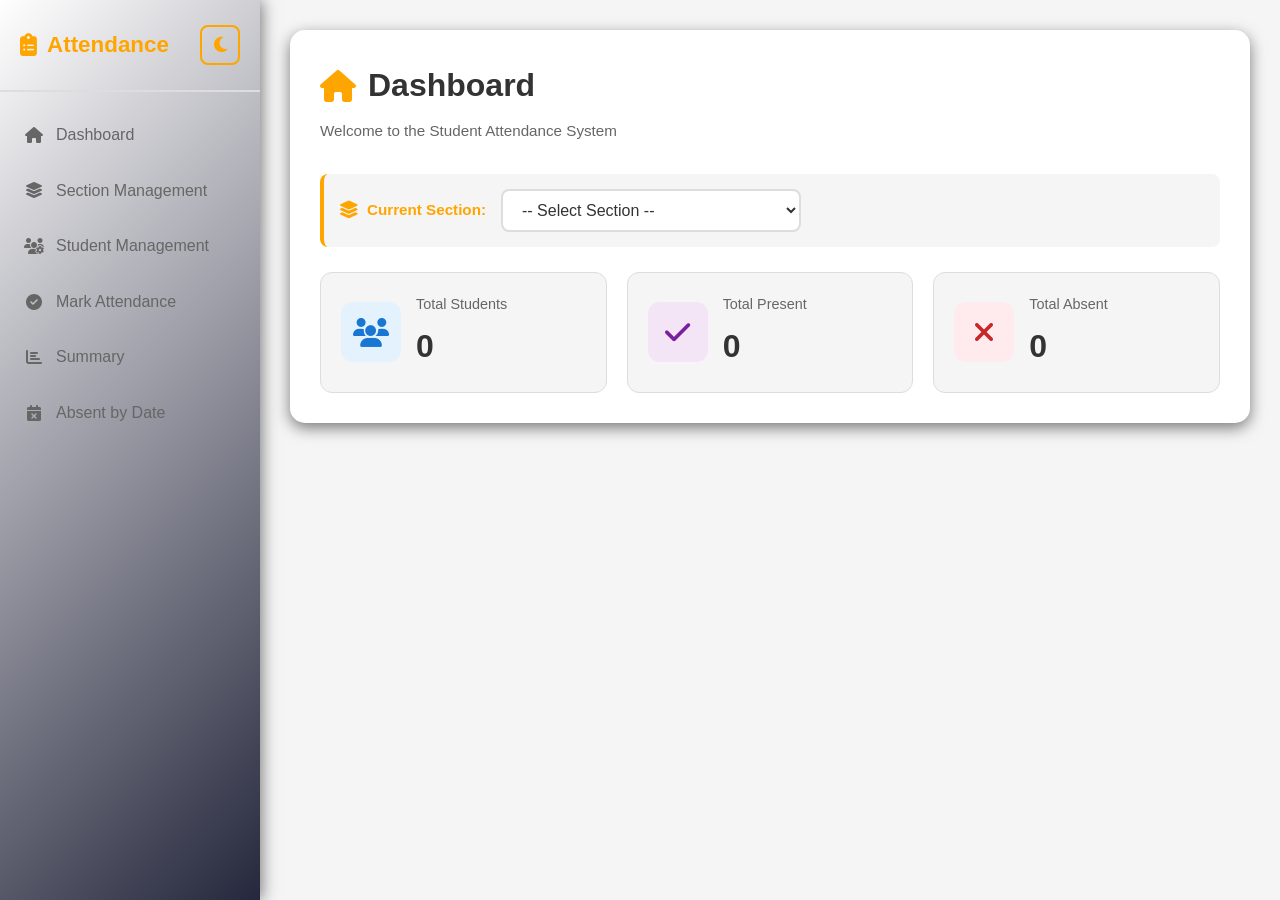
<file: Frontend/index.html>
<!DOCTYPE html>
<html lang="en">

<head>
    <meta charset="UTF-8">
    <meta name="viewport" content="width=device-width, initial-scale=1.0">
    <title>Student Attendance Dashboard</title>
    <link rel="stylesheet" href="https://cdnjs.cloudflare.com/ajax/libs/font-awesome/6.4.0/css/all.min.css">
    <link rel="stylesheet" href="style.css">
</head>

<body>
    <div class="container">
        <!-- SIDEBAR -->
        <aside class="sidebar">
            <div class="sidebar-header">
                <h2><i class="fas fa-clipboard-list"></i> Attendance</h2>
                <button class="theme-toggle" onclick="toggleTheme()" title="Toggle Dark/Light Mode">
                    <i class="fas fa-moon"></i>
                </button>
            </div>

            <nav class="sidebar-nav">
                <ul>
                    <li onclick="showSection('dashboard')" class="nav-item" tabindex="0">
                        <i class="fas fa-home"></i>
                        <span>Dashboard</span>
                    </li>
                    <li onclick="showSection('sectionManagement')" class="nav-item" tabindex="0">
                        <i class="fas fa-layer-group"></i>
                        <span>Section Management</span>
                    </li>
                    <li onclick="showSection('studentManagement')" class="nav-item" tabindex="0">
                        <i class="fas fa-users-cog"></i>
                        <span>Student Management</span>
                    </li>
                    <li onclick="showSection('markAttendance')" class="nav-item" tabindex="0">
                        <i class="fas fa-check-circle"></i>
                        <span>Mark Attendance</span>
                    </li>
                    <li onclick="showSection('summary')" class="nav-item" tabindex="0">
                        <i class="fas fa-chart-bar"></i>
                        <span>Summary</span>
                    </li>
                    <li onclick="showSection('absentByDate')" class="nav-item" tabindex="0">
                        <i class="fas fa-calendar-times"></i>
                        <span>Absent by Date</span>
                    </li>
                </ul>
            </nav>
        </aside>

        <!-- MAIN CONTENT -->
        <main class="main">
            <div class="content-wrapper">
                <!-- DASHBOARD -->
                <section id="dashboard" class="section active">
                    <div class="section-header">
                        <h1><i class="fas fa-home"></i> Dashboard</h1>
                        <p class="subtitle">Welcome to the Student Attendance System</p>
                    </div>

                    <!-- SECTION SELECTOR -->
                    <div class="section-selector">
                        <label><i class="fas fa-layer-group"></i> Current Section:</label>
                        <select id="dashboardSectionSelect" onchange="switchDashboardSection()" class="section-select">
                            <option value="">-- Select Section --</option>
                        </select>
                    </div>

                    <div class="stats-grid">
                        <div class="stat-card">
                            <div class="stat-icon" style="background: #e3f2fd;">
                                <i class="fas fa-users" style="color: #1976d2;"></i>
                            </div>
                            <div class="stat-content">
                                <p class="stat-label">Total Students</p>
                                <p class="stat-value" id="totalStudents">0</p>
                            </div>
                        </div>

                        <div class="stat-card">
                            <div class="stat-icon" style="background: #f3e5f5;">
                                <i class="fas fa-check" style="color: #7b1fa2;"></i>
                            </div>
                            <div class="stat-content">
                                <p class="stat-label">Total Present</p>
                                <p class="stat-value" id="totalPresent">0</p>
                            </div>
                        </div>

                        <div class="stat-card">
                            <div class="stat-icon" style="background: #ffebee;">
                                <i class="fas fa-times" style="color: #c62828;"></i>
                            </div>
                            <div class="stat-content">
                                <p class="stat-label">Total Absent</p>
                                <p class="stat-value" id="totalAbsent">0</p>
                            </div>
                        </div>
                    </div>
                </section>

                <!-- SECTION MANAGEMENT -->
                <section id="sectionManagement" class="section">
                    <div class="section-header">
                        <h1><i class="fas fa-layer-group"></i> Section Management</h1>
                        <p class="subtitle">Create and manage class sections</p>
                    </div>

                    <!-- TABS FOR SECTION MANAGEMENT -->
                    <div class="tabs-container">
                        <button class="tab-button active" onclick="switchSectionTab('createSectionTab')">
                            <i class="fas fa-plus"></i> Create Section
                        </button>
                        <button class="tab-button" onclick="switchSectionTab('viewSectionTab')">
                            <i class="fas fa-list"></i> View Sections
                        </button>
                        <button class="tab-button" onclick="switchSectionTab('editSectionTab')">
                            <i class="fas fa-edit"></i> Edit Section
                        </button>
                    </div>

                    <!-- TAB 1: CREATE SECTION -->
                    <div id="createSectionTab" class="tab-content active">
                        <h2><i class="fas fa-plus"></i> Create New Section</h2>
                        <form class="form-group" id="createSectionForm" onsubmit="createSection(event)">
                            <div class="form-field">
                                <label for="sectionCode"><i class="fas fa-code"></i> Section Code</label>
                                <input 
                                    id="sectionCode" 
                                    type="text"
                                    placeholder="e.g., SEC-001, SECTION-1" 
                                    required
                                    aria-label="Section Code"
                                >
                            </div>

                            <div class="form-field">
                                <label for="sectionName"><i class="fas fa-heading"></i> Section Name</label>
                                <input 
                                    id="sectionName" 
                                    type="text"
                                    placeholder="e.g., Class 1A, Block A" 
                                    required
                                    aria-label="Section Name"
                                >
                            </div>

                            <div class="form-field">
                                <label for="sectionDescription"><i class="fas fa-align-left"></i> Description</label>
                                <textarea 
                                    id="sectionDescription" 
                                    placeholder="e.g., Morning session, Block A classroom" 
                                    rows="3"
                                    aria-label="Section Description"
                                ></textarea>
                            </div>

                            <button type="submit" class="btn btn-primary">
                                <i class="fas fa-plus"></i> Create Section
                            </button>
                        </form>
                    </div>

                    <!-- TAB 2: VIEW SECTIONS -->
                    <div id="viewSectionTab" class="tab-content">
                        <h2><i class="fas fa-list"></i> All Sections</h2>
                        
                        <div class="action-bar">
                            <input 
                                type="text" 
                                id="searchSection" 
                                placeholder="Search sections..." 
                                class="search-input"
                                onkeyup="filterSections()"
                            >
                            <button onclick="loadSectionsList()" class="btn btn-secondary">
                                <i class="fas fa-sync-alt"></i> Refresh
                            </button>
                        </div>

                        <div class="student-stats-mini">
                            <div class="stat-mini">
                                <span>Total Sections:</span>
                                <strong id="totalSections">0</strong>
                            </div>
                        </div>

                        <div class="table-responsive">
                            <table class="data-table">
                                <thead>
                                    <tr>
                                        <th><i class="fas fa-code"></i> Code</th>
                                        <th><i class="fas fa-heading"></i> Name</th>
                                        <th><i class="fas fa-users"></i> Students</th>
                                        <th><i class="fas fa-cog"></i> Actions</th>
                                    </tr>
                                </thead>
                                <tbody id="sectionTableBody">
                                    <tr class="empty-row">
                                        <td colspan="4" style="text-align: center; padding: 40px;">
                                            <i class="fas fa-inbox"></i> Click Refresh to load sections
                                        </td>
                                    </tr>
                                </tbody>
                            </table>
                        </div>
                    </div>

                    <!-- TAB 3: EDIT SECTION -->
                    <div id="editSectionTab" class="tab-content">
                        <h2><i class="fas fa-edit"></i> Edit Section</h2>
                        
                        <div class="form-group">
                            <div class="form-field">
                                <label for="selectSectionToEdit"><i class="fas fa-search"></i> Select Section</label>
                                <select id="selectSectionToEdit" onchange="loadSectionToEdit()" aria-label="Select Section">
                                    <option value="">-- Select a Section --</option>
                                </select>
                            </div>
                        </div>

                        <form class="form-group" id="editSectionForm" style="display: none;" onsubmit="updateSection(event)">
                            <div class="form-field">
                                <label><i class="fas fa-code"></i> Section Code (Cannot Change)</label>
                                <input 
                                    id="editSectionCode" 
                                    type="text"
                                    disabled
                                    aria-label="Edit Section Code"
                                >
                            </div>

                            <div class="form-field">
                                <label for="editSectionName"><i class="fas fa-heading"></i> Section Name</label>
                                <input 
                                    id="editSectionName" 
                                    type="text"
                                    placeholder="Enter section name" 
                                    required
                                    aria-label="Edit Section Name"
                                >
                            </div>

                            <div class="form-field">
                                <label for="editSectionDescription"><i class="fas fa-align-left"></i> Description</label>
                                <textarea 
                                    id="editSectionDescription" 
                                    placeholder="Enter description" 
                                    rows="3"
                                    aria-label="Edit Section Description"
                                ></textarea>
                            </div>

                            <div class="button-group">
                                <button type="submit" class="btn btn-primary">
                                    <i class="fas fa-save"></i> Save Changes
                                </button>
                                <button type="button" class="btn btn-danger" onclick="deleteSection()">
                                    <i class="fas fa-trash"></i> Delete Section
                                </button>
                            </div>
                        </form>
                    </div>
                </section>

                <!-- STUDENT MANAGEMENT -->
                <section id="studentManagement" class="section">
                    <div class="section-header">
                        <h1><i class="fas fa-users-cog"></i> Student Management</h1>
                        <p class="subtitle">Manage students for selected section</p>
                    </div>

                    <!-- SECTION SELECTOR -->
                    <div class="section-selector">
                        <label><i class="fas fa-layer-group"></i> Select Section:</label>
                        <select id="studentSectionSelect" onchange="switchStudentSection()" class="section-select">
                            <option value="">-- Select Section --</option>
                        </select>
                    </div>

                    <!-- TABS FOR STUDENT MANAGEMENT -->
                    <div class="tabs-container" id="studentTabsContainer" style="display: none;">
                        <button class="tab-button active" onclick="switchStudentTab('addStudentTab')">
                            <i class="fas fa-user-plus"></i> Add Student
                        </button>
                        <button class="tab-button" onclick="switchStudentTab('viewStudentTab')">
                            <i class="fas fa-list"></i> View Students
                        </button>
                        <button class="tab-button" onclick="switchStudentTab('editStudentTab')">
                            <i class="fas fa-edit"></i> Edit Student
                        </button>
                        <button class="tab-button" onclick="switchStudentTab('studentStatsTab')">
                            <i class="fas fa-chart-pie"></i> Stats
                        </button>
                    </div>

                    <!-- TAB 1: ADD STUDENT -->
                    <div id="addStudentTab" class="tab-content active">
                        <h2><i class="fas fa-user-plus"></i> Add New Student</h2>
                        <form class="form-group" id="addStudentFormMgmt" onsubmit="addStudentMgmt(event)">
                            <div class="form-field">
                                <label for="studentIdMgmt"><i class="fas fa-id-card"></i> Student ID</label>
                                <input 
                                    id="studentIdMgmt" 
                                    type="text"
                                    placeholder="e.g., S001" 
                                    required
                                    aria-label="Student ID"
                                >
                            </div>

                            <div class="form-field">
                                <label for="studentNameMgmt"><i class="fas fa-user"></i> Full Name</label>
                                <input 
                                    id="studentNameMgmt" 
                                    type="text"
                                    placeholder="e.g., John Doe" 
                                    required
                                    aria-label="Student Name"
                                >
                            </div>

                            <button type="submit" class="btn btn-primary">
                                <i class="fas fa-plus"></i> Add Student to Section
                            </button>
                        </form>
                    </div>

                    <!-- TAB 2: VIEW STUDENTS -->
                    <div id="viewStudentTab" class="tab-content">
                        <h2><i class="fas fa-list"></i> Students in Section</h2>
                        
                        <div class="action-bar">
                            <input 
                                type="text" 
                                id="searchStudentMgmt" 
                                placeholder="Search by ID or Name..." 
                                class="search-input"
                                onkeyup="filterStudentsMgmt()"
                            >
                            <button onclick="loadStudentsMgmt()" class="btn btn-secondary">
                                <i class="fas fa-sync-alt"></i> Refresh
                            </button>
                            <button onclick="exportStudentsCSV()" class="btn btn-secondary">
                                <i class="fas fa-download"></i> Export CSV
                            </button>
                        </div>

                        <div class="student-stats-mini">
                            <div class="stat-mini">
                                <span>Total Students:</span>
                                <strong id="totalStudentsMgmt">0</strong>
                            </div>
                        </div>

                        <div class="table-responsive">
                            <table class="data-table">
                                <thead>
                                    <tr>
                                        <th><i class="fas fa-id-card"></i> ID</th>
                                        <th><i class="fas fa-user"></i> Name</th>
                                        <th><i class="fas fa-check-circle"></i> Present</th>
                                        <th><i class="fas fa-times-circle"></i> Absent</th>
                                        <th><i class="fas fa-cog"></i> Actions</th>
                                    </tr>
                                </thead>
                                <tbody id="studentTableMgmt">
                                    <tr class="empty-row">
                                        <td colspan="5" style="text-align: center; padding: 40px;">
                                            <i class="fas fa-inbox"></i> No students in this section
                                        </td>
                                    </tr>
                                </tbody>
                            </table>
                        </div>
                    </div>

                    <!-- TAB 3: EDIT STUDENT -->
                    <div id="editStudentTab" class="tab-content">
                        <h2><i class="fas fa-edit"></i> Edit Student</h2>
                        
                        <div class="form-group">
                            <div class="form-field">
                                <label for="selectStudentToEdit"><i class="fas fa-search"></i> Select Student</label>
                                <select id="selectStudentToEdit" onchange="loadStudentToEdit()" aria-label="Select Student">
                                    <option value="">-- Select Student --</option>
                                </select>
                            </div>
                        </div>

                        <form class="form-group" id="editStudentForm" style="display: none;" onsubmit="updateStudent(event)">
                            <div class="form-field">
                                <label><i class="fas fa-id-card"></i> Student ID</label>
                                <input 
                                    id="editStudentId" 
                                    type="text"
                                    disabled
                                    aria-label="Edit Student ID"
                                >
                            </div>

                            <div class="form-field">
                                <label for="editStudentName"><i class="fas fa-user"></i> Full Name</label>
                                <input 
                                    id="editStudentName" 
                                    type="text"
                                    required
                                    aria-label="Edit Student Name"
                                >
                            </div>

                            <div class="button-group">
                                <button type="submit" class="btn btn-primary">
                                    <i class="fas fa-save"></i> Save Changes
                                </button>
                                <button type="button" class="btn btn-danger" onclick="deleteStudentFromEdit()">
                                    <i class="fas fa-trash"></i> Remove from Section
                                </button>
                            </div>
                        </form>
                    </div>

                    <!-- TAB 4: STUDENT STATS -->
                    <div id="studentStatsTab" class="tab-content">
                        <h2><i class="fas fa-chart-pie"></i> Student Attendance Stats</h2>

                        <div class="form-group" style="max-width: 300px;">
                            <div class="form-field">
                                <label for="selectStudentForStats"><i class="fas fa-user-check"></i> Select Student</label>
                                <select id="selectStudentForStats" onchange="loadStudentStats()" aria-label="Select Student for Stats">
                                    <option value="">-- Select Student --</option>
                                </select>
                            </div>
                        </div>

                        <div id="studentStatsContainer" style="display: none;">
                            <div class="stats-cards">
                                <div class="stat-summary-card present">
                                    <div class="stat-summary-icon">
                                        <i class="fas fa-check"></i>
                                    </div>
                                    <div class="stat-summary-content">
                                        <p>Present Days</p>
                                        <h2 id="studentPresentCount">0</h2>
                                    </div>
                                </div>

                                <div class="stat-summary-card absent">
                                    <div class="stat-summary-icon">
                                        <i class="fas fa-times"></i>
                                    </div>
                                    <div class="stat-summary-content">
                                        <p>Absent Days</p>
                                        <h2 id="studentAbsentCount">0</h2>
                                    </div>
                                </div>

                                <div class="stat-summary-card" style="border-left-color: #2196f3;">
                                    <div class="stat-summary-icon" style="background: rgba(33, 150, 243, 0.1); color: #2196f3;">
                                        <i class="fas fa-percentage"></i>
                                    </div>
                                    <div class="stat-summary-content">
                                        <p>Attendance %</p>
                                        <h2 id="studentAttendancePercentage">0%</h2>
                                    </div>
                                </div>
                            </div>
                        </div>
                    </div>
                </section>

                <!-- MARK ATTENDANCE -->
                <section id="markAttendance" class="section">
                    <div class="section-header">
                        <h1><i class="fas fa-check-circle"></i> Mark Attendance</h1>
                        <p class="subtitle">Record student attendance</p>
                    </div>

                    <!-- SECTION SELECTOR -->
                    <div class="section-selector">
                        <label><i class="fas fa-layer-group"></i> Select Section:</label>
                        <select id="attendanceSectionSelect" onchange="switchAttendanceSection()" class="section-select">
                            <option value="">-- Select Section --</option>
                        </select>
                    </div>

                    <form class="form-group" id="markAttendanceForm" style="display: none;" onsubmit="markAttendance(event)">
                        <div class="form-field">
                            <label for="studentNameDropdown"><i class="fas fa-user-check"></i> Select Student</label>
                            <select 
                                id="studentNameDropdown" 
                                onchange="onStudentNameSelected()"
                                aria-label="Select Student by Name"
                            >
                                <option value="">-- Select Student --</option>
                            </select>
                        </div>

                        <div class="form-divider">
                            <span>OR</span>
                        </div>

                        <div class="form-field">
                            <label for="attendanceId"><i class="fas fa-id-card"></i> Enter Student ID Manually</label>
                            <input 
                                id="attendanceId" 
                                type="text"
                                placeholder="Enter student ID" 
                                aria-label="Attendance Student ID"
                            >
                        </div>

                        <div class="form-field">
                            <label for="status"><i class="fas fa-list-check"></i> Status</label>
                            <select id="status" required aria-label="Attendance Status">
                                <option value="">-- Select Status --</option>
                                <option value="Present">✓ Present</option>
                                <option value="Absent">✗ Absent</option>
                                <option value="Late">⏰ Late</option>
                            </select>
                        </div>

                        <div class="form-field">
                            <label for="attendanceDate"><i class="fas fa-calendar"></i> Date</label>
                            <input 
                                id="attendanceDate" 
                                type="date"
                                aria-label="Attendance Date"
                            >
                        </div>

                        <button type="submit" class="btn btn-primary">
                            <i class="fas fa-check"></i> Submit Attendance
                        </button>
                    </form>
                </section>

                <!-- ATTENDANCE SUMMARY -->
                <section id="summary" class="section">
                    <div class="section-header">
                        <h1><i class="fas fa-chart-bar"></i> Attendance Summary</h1>
                        <p class="subtitle">View attendance statistics</p>
                    </div>

                    <!-- SECTION SELECTOR -->
                    <div class="section-selector">
                        <label><i class="fas fa-layer-group"></i> Select Section:</label>
                        <select id="summarySectionSelect" onchange="switchSummarySection()" class="section-select">
                            <option value="">-- Select Section --</option>
                        </select>
                    </div>

                    <div class="summary-container">
                        <div class="summary-card">
                            <h3><i class="fas fa-globe"></i> All Records</h3>
                            <button onclick="loadSummary()" class="btn btn-secondary">
                                Load All Records
                            </button>
                        </div>

                        <div class="summary-card">
                            <h3><i class="fas fa-calendar"></i> By Date</h3>
                            <div class="form-field">
                                <input type="date" id="summaryDate" aria-label="Summary Date">
                            </div>
                            <button onclick="loadSummaryByDate()" class="btn btn-secondary">
                                Load by Date
                            </button>
                        </div>

                        <div class="summary-card">
                            <h3><i class="fas fa-user"></i> By Student</h3>
                            <div class="form-field">
                                <input id="summaryStudentId" type="text" placeholder="Enter Student ID" aria-label="Summary Student ID">
                            </div>
                            <button onclick="loadStudentSummary()" class="btn btn-secondary">
                                Load Student Summary
                            </button>
                        </div>
                    </div>

                    <div class="stats-cards">
                        <div class="stat-summary-card present">
                            <div class="stat-summary-icon">
                                <i class="fas fa-check"></i>
                            </div>
                            <div class="stat-summary-content">
                                <p>Present</p>
                                <h2 id="presentCount">0</h2>
                            </div>
                        </div>

                        <div class="stat-summary-card absent">
                            <div class="stat-summary-icon">
                                <i class="fas fa-times"></i>
                            </div>
                            <div class="stat-summary-content">
                                <p>Absent</p>
                                <h2 id="absentCount">0</h2>
                            </div>
                        </div>
                    </div>
                </section>

                <!-- ABSENT BY DATE -->
                <section id="absentByDate" class="section">
                    <div class="section-header">
                        <h1><i class="fas fa-calendar-times"></i> Absent by Date</h1>
                        <p class="subtitle">View absent students</p>
                    </div>

                    <!-- SECTION SELECTOR -->
                    <div class="section-selector">
                        <label><i class="fas fa-layer-group"></i> Select Section:</label>
                        <select id="absentSectionSelect" onchange="switchAbsentSection()" class="section-select">
                            <option value="">-- Select Section --</option>
                        </select>
                    </div>

                    <form class="form-group" id="absentByDateForm" style="display: none;" onsubmit="loadAbsentByDate(event)">
                        <div class="form-field">
                            <label for="absentDate"><i class="fas fa-calendar"></i> Select Date</label>
                            <input 
                                id="absentDate" 
                                type="date" 
                                required
                                aria-label="Absent Date"
                            >
                        </div>
                        <button type="submit" class="btn btn-primary">
                            <i class="fas fa-search"></i> View Absent Students
                        </button>
                    </form>

                    <div class="stats-info" id="absentStatsInfo" style="display: none;">
                        <p>Total Absent on Selected Date: <strong id="absentDateCount">0</strong></p>
                    </div>

                    <div class="table-responsive">
                        <table class="data-table">
                            <thead>
                                <tr>
                                    <th><i class="fas fa-id-card"></i> Student ID</th>
                                    <th><i class="fas fa-user"></i> Student Name</th>
                                    <th><i class="fas fa-calendar"></i> Date</th>
                                </tr>
                            </thead>
                            <tbody id="absentTable">
                                <tr class="empty-row">
                                    <td colspan="3" style="text-align: center; padding: 40px;">
                                        <i class="fas fa-inbox"></i> Select a section and date
                                    </td>
                                </tr>
                            </tbody>
                        </table>
                    </div>
                </section>
            </div>
        </main>
    </div>

    <!-- TOAST NOTIFICATION -->
    <div id="toast" class="toast"></div>

    <script src="script.js"></script>
</body>

</html>
</file>
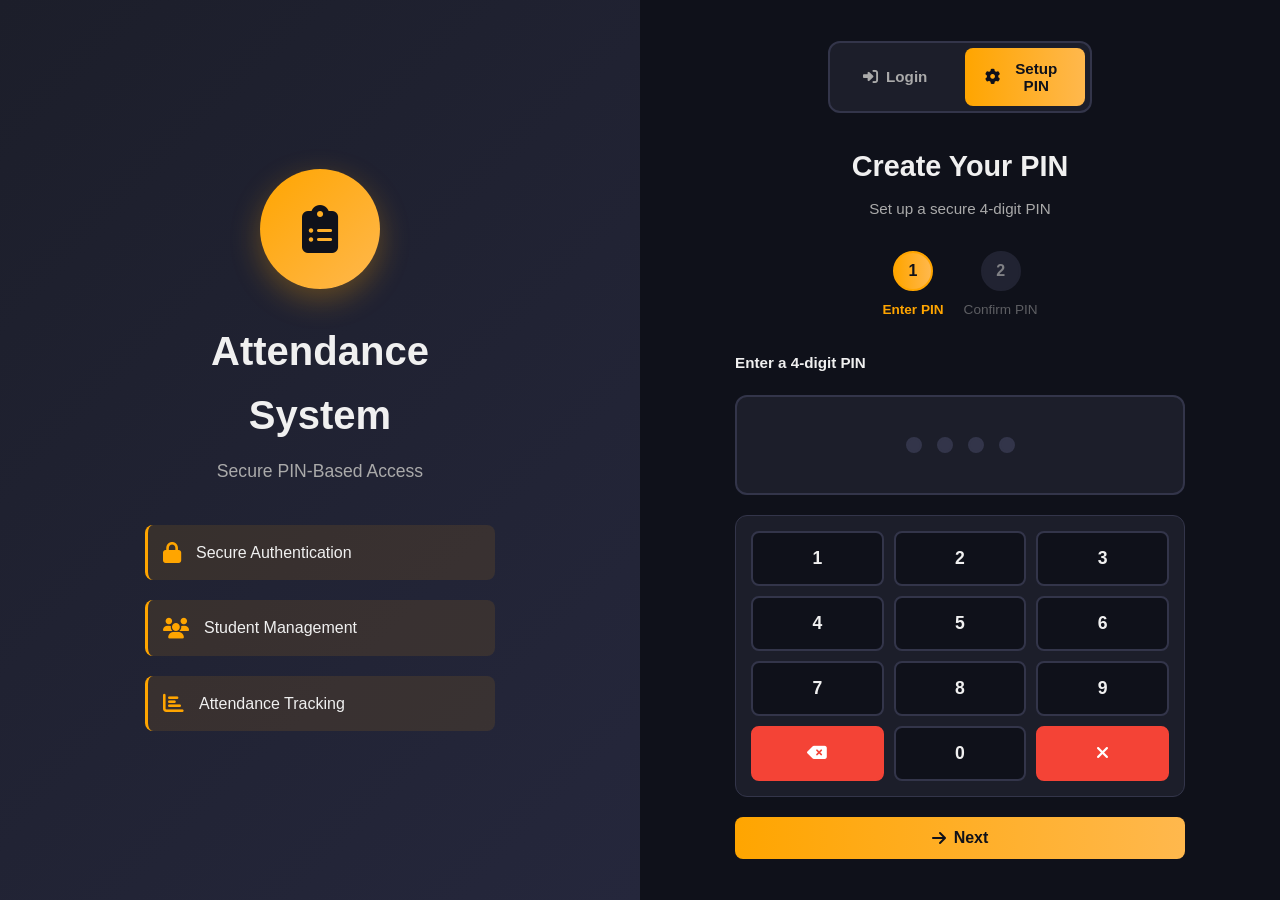
<file: Frontend/pin-auth.html>
<!DOCTYPE html>
<html lang="en">
<head>
    <meta charset="UTF-8">
    <meta name="viewport" content="width=device-width, initial-scale=1.0">
    <title>Student Attendance - PIN Authentication</title>
    <link rel="stylesheet" href="https://cdnjs.cloudflare.com/ajax/libs/font-awesome/6.4.0/css/all.min.css">
    <link rel="stylesheet" href="pin-auth.css">
</head>
<body>
    <div class="pin-container">
        <!-- Left Section - Branding -->
        <div class="pin-branding">
            <div class="branding-content">
                <div class="logo-circle">
                    <i class="fas fa-clipboard-list"></i>
                </div>
                <h1>Attendance System</h1>
                <p>Secure PIN-Based Access</p>
                <div class="features">
                    <div class="feature-item">
                        <i class="fas fa-lock"></i>
                        <span>Secure Authentication</span>
                    </div>
                    <div class="feature-item">
                        <i class="fas fa-users"></i>
                        <span>Student Management</span>
                    </div>
                    <div class="feature-item">
                        <i class="fas fa-chart-bar"></i>
                        <span>Attendance Tracking</span>
                    </div>
                </div>
            </div>
        </div>

        <!-- Right Section - Forms -->
        <div class="pin-forms-container">
            <!-- Mode Toggle -->
            <div class="mode-toggle">
                <button class="toggle-btn active" data-mode="login" onclick="switchMode('login')">
                    <i class="fas fa-sign-in-alt"></i> Login
                </button>
                <button class="toggle-btn" data-mode="setup" onclick="switchMode('setup')">
                    <i class="fas fa-gear"></i> Setup PIN
                </button>
            </div>

            <!-- Login Mode -->
            <div id="loginMode" class="form-mode active">
                <div class="form-header">
                    <h2>Enter Your PIN</h2>
                    <p>Secure access to the attendance system</p>
                </div>

                <form id="loginForm" onsubmit="handleLogin(event)">
                    <div class="pin-input-group">
                        <div class="pin-display">
                            <div id="pinDisplay" class="pin-dots">
                                <span class="pin-dot"></span>
                                <span class="pin-dot"></span>
                                <span class="pin-dot"></span>
                                <span class="pin-dot"></span>
                            </div>
                        </div>

                        <input 
                            type="password" 
                            id="loginPin" 
                            class="pin-input hidden" 
                            placeholder="Enter PIN" 
                            maxlength="4"
                            inputmode="numeric"
                            pattern="[0-9]{4}"
                            required
                        >

                        <div class="keypad">
                            <div class="keypad-row">
                                <button type="button" class="key-btn" onclick="appendPin('1')">1</button>
                                <button type="button" class="key-btn" onclick="appendPin('2')">2</button>
                                <button type="button" class="key-btn" onclick="appendPin('3')">3</button>
                            </div>
                            <div class="keypad-row">
                                <button type="button" class="key-btn" onclick="appendPin('4')">4</button>
                                <button type="button" class="key-btn" onclick="appendPin('5')">5</button>
                                <button type="button" class="key-btn" onclick="appendPin('6')">6</button>
                            </div>
                            <div class="keypad-row">
                                <button type="button" class="key-btn" onclick="appendPin('7')">7</button>
                                <button type="button" class="key-btn" onclick="appendPin('8')">8</button>
                                <button type="button" class="key-btn" onclick="appendPin('9')">9</button>
                            </div>
                            <div class="keypad-row">
                                <button type="button" class="key-btn delete" onclick="deletePin()">
                                    <i class="fas fa-backspace"></i>
                                </button>
                                <button type="button" class="key-btn" onclick="appendPin('0')">0</button>
                                <button type="button" class="key-btn clear" onclick="clearPin()">
                                    <i class="fas fa-times"></i>
                                </button>
                            </div>
                        </div>
                    </div>

                    <button type="submit" class="btn btn-primary full-width">
                        <i class="fas fa-lock-open"></i> Unlock
                    </button>

                    <div class="forgotten-pin">
                        <button type="button" class="link-btn" onclick="resetPin()">
                            <i class="fas fa-key"></i> Forgot PIN?
                        </button>
                    </div>
                </form>

                <div id="loginError" class="error-message"></div>
                <div id="loginSuccess" class="success-message"></div>
            </div>

            <!-- Setup PIN Mode -->
            <div id="setupMode" class="form-mode">
                <div class="form-header">
                    <h2>Create Your PIN</h2>
                    <p>Set up a secure 4-digit PIN</p>
                </div>

                <div class="setup-steps">
                    <div class="step active" id="step1">
                        <span class="step-number">1</span>
                        <span class="step-label">Enter PIN</span>
                    </div>
                    <div class="step" id="step2">
                        <span class="step-number">2</span>
                        <span class="step-label">Confirm PIN</span>
                    </div>
                </div>

                <form id="setupForm" onsubmit="handleSetup(event)">
                    <!-- Step 1: Enter PIN -->
                    <div id="setupStep1" class="setup-step active">
                        <div class="pin-input-group">
                            <label class="form-label">Enter a 4-digit PIN</label>
                            <div class="pin-display">
                                <div id="setupPin1Display" class="pin-dots">
                                    <span class="pin-dot"></span>
                                    <span class="pin-dot"></span>
                                    <span class="pin-dot"></span>
                                    <span class="pin-dot"></span>
                                </div>
                            </div>

                            <input 
                                type="password" 
                                id="setupPin1" 
                                class="pin-input hidden" 
                                maxlength="4"
                                inputmode="numeric"
                                pattern="[0-9]{4}"
                                required
                            >

                            <div class="keypad">
                                <div class="keypad-row">
                                    <button type="button" class="key-btn" onclick="appendSetupPin('1', 'step1')">1</button>
                                    <button type="button" class="key-btn" onclick="appendSetupPin('2', 'step1')">2</button>
                                    <button type="button" class="key-btn" onclick="appendSetupPin('3', 'step1')">3</button>
                                </div>
                                <div class="keypad-row">
                                    <button type="button" class="key-btn" onclick="appendSetupPin('4', 'step1')">4</button>
                                    <button type="button" class="key-btn" onclick="appendSetupPin('5', 'step1')">5</button>
                                    <button type="button" class="key-btn" onclick="appendSetupPin('6', 'step1')">6</button>
                                </div>
                                <div class="keypad-row">
                                    <button type="button" class="key-btn" onclick="appendSetupPin('7', 'step1')">7</button>
                                    <button type="button" class="key-btn" onclick="appendSetupPin('8', 'step1')">8</button>
                                    <button type="button" class="key-btn" onclick="appendSetupPin('9', 'step1')">9</button>
                                </div>
                                <div class="keypad-row">
                                    <button type="button" class="key-btn delete" onclick="deleteSetupPin('step1')">
                                        <i class="fas fa-backspace"></i>
                                    </button>
                                    <button type="button" class="key-btn" onclick="appendSetupPin('0', 'step1')">0</button>
                                    <button type="button" class="key-btn clear" onclick="clearSetupPin('step1')">
                                        <i class="fas fa-times"></i>
                                    </button>
                                </div>
                            </div>

                            <button type="button" class="btn btn-primary full-width next-btn" onclick="moveToStep2()">
                                <i class="fas fa-arrow-right"></i> Next
                            </button>
                        </div>
                    </div>

                    <!-- Step 2: Confirm PIN -->
                    <div id="setupStep2" class="setup-step">
                        <div class="pin-input-group">
                            <label class="form-label">Confirm Your PIN</label>
                            <div class="pin-display">
                                <div id="setupPin2Display" class="pin-dots">
                                    <span class="pin-dot"></span>
                                    <span class="pin-dot"></span>
                                    <span class="pin-dot"></span>
                                    <span class="pin-dot"></span>
                                </div>
                            </div>

                            <input 
                                type="password" 
                                id="setupPin2" 
                                class="pin-input hidden" 
                                maxlength="4"
                                inputmode="numeric"
                                pattern="[0-9]{4}"
                                required
                            >

                            <div class="keypad">
                                <div class="keypad-row">
                                    <button type="button" class="key-btn" onclick="appendSetupPin('1', 'step2')">1</button>
                                    <button type="button" class="key-btn" onclick="appendSetupPin('2', 'step2')">2</button>
                                    <button type="button" class="key-btn" onclick="appendSetupPin('3', 'step2')">3</button>
                                </div>
                                <div class="keypad-row">
                                    <button type="button" class="key-btn" onclick="appendSetupPin('4', 'step2')">4</button>
                                    <button type="button" class="key-btn" onclick="appendSetupPin('5', 'step2')">5</button>
                                    <button type="button" class="key-btn" onclick="appendSetupPin('6', 'step2')">6</button>
                                </div>
                                <div class="keypad-row">
                                    <button type="button" class="key-btn" onclick="appendSetupPin('7', 'step2')">7</button>
                                    <button type="button" class="key-btn" onclick="appendSetupPin('8', 'step2')">8</button>
                                    <button type="button" class="key-btn" onclick="appendSetupPin('9', 'step2')">9</button>
                                </div>
                                <div class="keypad-row">
                                    <button type="button" class="key-btn delete" onclick="deleteSetupPin('step2')">
                                        <i class="fas fa-backspace"></i>
                                    </button>
                                    <button type="button" class="key-btn" onclick="appendSetupPin('0', 'step2')">0</button>
                                    <button type="button" class="key-btn clear" onclick="clearSetupPin('step2')">
                                        <i class="fas fa-times"></i>
                                    </button>
                                </div>
                            </div>

                            <div class="button-group full-width">
                                <button type="button" class="btn btn-secondary" onclick="backToStep1()">
                                    <i class="fas fa-arrow-left"></i> Back
                                </button>
                                <button type="submit" class="btn btn-primary">
                                    <i class="fas fa-check"></i> Create PIN
                                </button>
                            </div>
                        </div>
                    </div>
                </form>

                <div id="setupError" class="error-message"></div>
                <div id="setupSuccess" class="success-message"></div>
            </div>
        </div>
    </div>

    <!-- Toast Notification -->
    <div id="toast" class="toast"></div>
    <script src="js/config.json"></script>
    <script src="js/api-client.js"></script>
    <script src="pin-auth.js"></script>
</body>
</html>
</file>
<file: Frontend/style.css>
/* ============================================
   GENERAL RESET & VARIABLES
   ============================================ */
:root {
    --primary-color: #ffa500;
    --primary-light: #ffb84d;
    --secondary-color: #1c1e2a;
    --tertiary-color: #0f111a;
    --text-primary: #f0f0f0;
    --text-secondary: #aaa;
    --border-color: #33354a;
    --success-color: #4caf50;
    --error-color: #f44336;
    --warning-color: #ff9800;
    --info-color: #2196f3;
    --shadow: 0 5px 15px rgba(0, 0, 0, 0.5);
    --transition: all 0.3s ease;
}

body.light-mode {
    --tertiary-color: #f5f5f5;
    --secondary-color: #ffffff;
    --text-primary: #333;
    --text-secondary: #666;
    --border-color: #ddd;
}

* {
    margin: 0;
    padding: 0;
    box-sizing: border-box;
}

html {
    scroll-behavior: smooth;
}

body {
    font-family: 'Segoe UI', 'Roboto', 'Oxygen', 'Ubuntu', 'Cantarell', sans-serif;
    background: var(--tertiary-color);
    color: var(--text-primary);
    transition: var(--transition);
    line-height: 1.6;
}

/* ============================================
   SCROLLBAR STYLING
   ============================================ */
::-webkit-scrollbar {
    width: 8px;
    height: 8px;
}

::-webkit-scrollbar-track {
    background: var(--tertiary-color);
}

::-webkit-scrollbar-thumb {
    background: var(--primary-color);
    border-radius: 4px;
}

::-webkit-scrollbar-thumb:hover {
    background: var(--primary-light);
}

/* ============================================
   CONTAINER & LAYOUT
   ============================================ */
.container {
    display: flex;
    height: 100vh;
    overflow: hidden;
}

/* ============================================
   SIDEBAR
   ============================================ */
.sidebar {
    width: 260px;
    background: linear-gradient(135deg, var(--secondary-color), #25273c);
    padding: 0;
    color: var(--text-primary);
    display: flex;
    flex-direction: column;
    box-shadow: 2px 0 15px rgba(0, 0, 0, 0.5);
    z-index: 100;
    overflow-y: auto;
}

.sidebar-header {
    padding: 25px 20px;
    border-bottom: 2px solid var(--border-color);
    display: flex;
    justify-content: space-between;
    align-items: center;
    gap: 10px;
}

.sidebar-header h2 {
    font-size: 1.4rem;
    margin: 0;
    display: flex;
    align-items: center;
    gap: 10px;
    color: var(--primary-color);
}

.theme-toggle {
    background: transparent;
    border: 2px solid var(--primary-color);
    color: var(--primary-color);
    width: 40px;
    height: 40px;
    border-radius: 8px;
    cursor: pointer;
    display: flex;
    align-items: center;
    justify-content: center;
    font-size: 1.1rem;
    transition: var(--transition);
}

.theme-toggle:hover {
    background: var(--primary-color);
    color: var(--tertiary-color);
    transform: scale(1.05);
}

.sidebar-nav {
    flex: 1;
    padding: 15px 0;
}

.sidebar-nav ul {
    list-style: none;
    padding: 0;
}

.nav-item {
    padding: 15px 20px;
    cursor: pointer;
    transition: var(--transition);
    display: flex;
    align-items: center;
    gap: 12px;
    font-size: 1rem;
    color: var(--text-secondary);
    border-left: 4px solid transparent;
}

.nav-item:hover {
    background: rgba(255, 165, 0, 0.1);
    color: var(--primary-color);
    border-left-color: var(--primary-color);
    padding-left: 18px;
}

.nav-item i {
    width: 20px;
    text-align: center;
}

/* ============================================
   MAIN CONTENT
   ============================================ */
.main {
    flex: 1;
    background: var(--tertiary-color);
    overflow-y: auto;
    padding: 0;
}

.content-wrapper {
    padding: 30px;
    max-width: 1400px;
    margin: 0 auto;
}

/* ============================================
   SECTION STYLING
   ============================================ */
.section {
    display: none;
    background: var(--secondary-color);
    padding: 30px;
    border-radius: 15px;
    box-shadow: var(--shadow);
    animation: fadeIn 0.3s ease;
}

.section.active {
    display: block;
}

@keyframes fadeIn {
    from {
        opacity: 0;
        transform: translateY(10px);
    }
    to {
        opacity: 1;
        transform: translateY(0);
    }
}

.section-header {
    margin-bottom: 30px;
}

.section-header h1 {
    font-size: 2rem;
    color: var(--text-primary);
    margin-bottom: 8px;
    display: flex;
    align-items: center;
    gap: 12px;
}

.section-header h1 i {
    color: var(--primary-color);
}

.subtitle {
    color: var(--text-secondary);
    font-size: 0.95rem;
}

/* ============================================
   SECTION SELECTOR
   ============================================ */
.section-selector {
    display: flex;
    align-items: center;
    gap: 15px;
    margin-bottom: 25px;
    padding: 15px;
    background: var(--tertiary-color);
    border-radius: 8px;
    border-left: 4px solid var(--primary-color);
}

.section-selector label {
    display: flex;
    align-items: center;
    gap: 8px;
    font-weight: 600;
    color: var(--primary-color);
    font-size: 0.95rem;
}

.section-selector label i {
    font-size: 1.1rem;
}

.section-select {
    flex: 1;
    max-width: 300px;
    padding: 10px 15px;
    border: 2px solid var(--border-color);
    border-radius: 8px;
    background: var(--secondary-color);
    color: var(--text-primary);
    font-size: 1rem;
    cursor: pointer;
    transition: var(--transition);
    font-family: inherit;
}

.section-select:hover {
    border-color: var(--primary-color);
}

.section-select:focus {
    outline: none;
    border-color: var(--primary-color);
    box-shadow: 0 0 0 3px rgba(255, 165, 0, 0.1);
}

/* ============================================
   TABS STYLING
   ============================================ */
.tabs-container {
    display: flex;
    gap: 10px;
    margin-bottom: 30px;
    border-bottom: 2px solid var(--border-color);
    flex-wrap: wrap;
}

.tab-button {
    padding: 12px 20px;
    background: transparent;
    border: none;
    border-bottom: 3px solid transparent;
    color: var(--text-secondary);
    cursor: pointer;
    font-weight: 600;
    transition: var(--transition);
    display: flex;
    align-items: center;
    gap: 8px;
    font-size: 0.95rem;
    font-family: inherit;
}

.tab-button:hover {
    color: var(--primary-color);
}

.tab-button.active {
    color: var(--primary-color);
    border-bottom-color: var(--primary-color);
}

.tab-content {
    display: none;
    animation: fadeIn 0.3s ease;
}

.tab-content.active {
    display: block;
}

.tab-content h2 {
    margin-top: 0;
    margin-bottom: 20px;
    font-size: 1.5rem;
    color: var(--text-primary);
    display: flex;
    align-items: center;
    gap: 10px;
}

/* ============================================
   FORM STYLING
   ============================================ */
.form-group {
    display: flex;
    flex-direction: column;
    gap: 20px;
    max-width: 500px;
}

.form-field {
    display: flex;
    flex-direction: column;
    gap: 8px;
}

.form-field label {
    font-weight: 600;
    color: var(--text-primary);
    font-size: 0.95rem;
    display: flex;
    align-items: center;
    gap: 8px;
}

.form-field label i {
    color: var(--primary-color);
}

.form-field input,
.form-field select,
.form-field textarea {
    padding: 12px 15px;
    border: 2px solid var(--border-color);
    border-radius: 8px;
    background: var(--tertiary-color);
    color: var(--text-primary);
    font-size: 1rem;
    transition: var(--transition);
    font-family: inherit;
    resize: vertical;
}

.form-field input:focus,
.form-field select:focus,
.form-field textarea:focus {
    outline: none;
    border-color: var(--primary-color);
    box-shadow: 0 0 0 3px rgba(255, 165, 0, 0.1);
}

.form-field input::placeholder {
    color: var(--text-secondary);
}

/* ============================================
   FORM DIVIDER
   ============================================ */
.form-divider {
    display: flex;
    align-items: center;
    gap: 10px;
    margin: 20px 0;
    color: var(--text-secondary);
    font-size: 0.9rem;
}

.form-divider::before,
.form-divider::after {
    content: '';
    flex: 1;
    height: 1px;
    background: var(--border-color);
}

/* ============================================
   BUTTON STYLING
   ============================================ */
.btn {
    padding: 12px 24px;
    border: none;
    border-radius: 8px;
    cursor: pointer;
    font-size: 1rem;
    font-weight: 600;
    transition: var(--transition);
    display: inline-flex;
    align-items: center;
    gap: 8px;
    font-family: inherit;
}

.btn-primary {
    background: linear-gradient(90deg, var(--primary-color), var(--primary-light));
    color: var(--tertiary-color);
}

.btn-primary:hover {
    transform: translateY(-2px);
    box-shadow: 0 8px 20px rgba(255, 165, 0, 0.4);
}

.btn-secondary {
    background: var(--border-color);
    color: var(--text-primary);
}

.btn-secondary:hover {
    background: var(--primary-color);
    color: var(--tertiary-color);
    transform: translateY(-2px);
}

.btn-danger {
    background: var(--error-color);
    color: white;
}

.btn-danger:hover {
    background: #d32f2f;
    transform: translateY(-2px);
}

/* ============================================
   BUTTON GROUP
   ============================================ */
.button-group {
    display: flex;
    gap: 15px;
    flex-wrap: wrap;
}

/* ============================================
   STATS & CARDS
   ============================================ */
.stats-grid {
    display: grid;
    grid-template-columns: repeat(auto-fit, minmax(250px, 1fr));
    gap: 20px;
    margin-top: 20px;
}

.stat-card {
    background: var(--tertiary-color);
    padding: 20px;
    border-radius: 12px;
    display: flex;
    align-items: center;
    gap: 15px;
    border: 1px solid var(--border-color);
    transition: var(--transition);
}

.stat-card:hover {
    transform: translateY(-5px);
    box-shadow: var(--shadow);
}

.stat-icon {
    width: 60px;
    height: 60px;
    border-radius: 12px;
    display: flex;
    align-items: center;
    justify-content: center;
    font-size: 1.8rem;
}

.stat-content {
    flex: 1;
}

.stat-label {
    color: var(--text-secondary);
    font-size: 0.9rem;
    margin-bottom: 5px;
}

.stat-value {
    font-size: 2rem;
    font-weight: bold;
    color: var(--text-primary);
}

/* Summary Cards */
.stat-summary-card {
    background: var(--tertiary-color);
    padding: 30px;
    border-radius: 12px;
    display: flex;
    align-items: center;
    gap: 20px;
    border-left: 5px solid;
    transition: var(--transition);
}

.stat-summary-card:hover {
    transform: translateY(-5px);
    box-shadow: var(--shadow);
}

.stat-summary-card.present {
    border-left-color: var(--success-color);
}

.stat-summary-card.absent {
    border-left-color: var(--error-color);
}

.stat-summary-icon {
    width: 70px;
    height: 70px;
    border-radius: 12px;
    display: flex;
    align-items: center;
    justify-content: center;
    font-size: 2rem;
    background: rgba(255, 165, 0, 0.1);
    color: var(--primary-color);
}

.stat-summary-card.present .stat-summary-icon {
    background: rgba(76, 175, 80, 0.1);
    color: var(--success-color);
}

.stat-summary-card.absent .stat-summary-icon {
    background: rgba(244, 67, 54, 0.1);
    color: var(--error-color);
}

.stat-summary-content p {
    color: var(--text-secondary);
    margin-bottom: 8px;
    font-size: 0.9rem;
}

.stat-summary-content h2 {
    font-size: 2.5rem;
    color: var(--text-primary);
    margin: 0;
}

.stats-cards {
    display: grid;
    grid-template-columns: repeat(auto-fit, minmax(250px, 1fr));
    gap: 20px;
    margin-top: 20px;
}

/* ============================================
   STUDENT STATS MINI
   ============================================ */
.student-stats-mini {
    display: flex;
    gap: 20px;
    margin-bottom: 20px;
    flex-wrap: wrap;
}

.stat-mini {
    background: var(--tertiary-color);
    padding: 15px 20px;
    border-radius: 8px;
    border-left: 4px solid var(--primary-color);
    display: flex;
    align-items: center;
    gap: 10px;
}

.stat-mini span {
    color: var(--text-secondary);
    font-size: 0.9rem;
}

.stat-mini strong {
    color: var(--primary-color);
    font-size: 1.5rem;
}

/* ============================================
   SUMMARY CONTAINER
   ============================================ */
.summary-container {
    display: grid;
    grid-template-columns: repeat(auto-fit, minmax(200px, 1fr));
    gap: 20px;
    margin-bottom: 30px;
}

.summary-card {
    background: var(--tertiary-color);
    padding: 20px;
    border-radius: 12px;
    border: 1px solid var(--border-color);
}

.summary-card h3 {
    display: flex;
    align-items: center;
    gap: 8px;
    margin-bottom: 15px;
    color: var(--primary-color);
}

.summary-card .form-field {
    margin-bottom: 12px;
}

.summary-card .form-field label {
    display: none;
}

.summary-card .form-field input {
    width: 100%;
}

/* ============================================
   TABLE STYLING
   ============================================ */
.table-responsive {
    overflow-x: auto;
    margin-top: 20px;
}

.data-table {
    width: 100%;
    border-collapse: collapse;
    background: var(--tertiary-color);
    border: 1px solid var(--border-color);
    border-radius: 8px;
    overflow: hidden;
}

.data-table thead {
    background: linear-gradient(90deg, var(--secondary-color), #25273c);
    position: sticky;
    top: 0;
}

.data-table th {
    padding: 16px;
    text-align: left;
    font-weight: 600;
    color: var(--primary-color);
    border-bottom: 2px solid var(--border-color);
}

.data-table th i {
    margin-right: 8px;
}

.data-table td {
    padding: 14px 16px;
    border-bottom: 1px solid var(--border-color);
}

.data-table tbody tr {
    transition: var(--transition);
}

.data-table tbody tr:hover {
    background: rgba(255, 165, 0, 0.05);
}

.data-table .empty-row {
    color: var(--text-secondary);
}

.data-table .empty-row:hover {
    background: transparent;
}

/* ============================================
   ACTION BAR
   ============================================ */
.action-bar {
    display: flex;
    gap: 15px;
    margin-bottom: 20px;
    flex-wrap: wrap;
}

.search-input {
    flex: 1;
    min-width: 250px;
    padding: 12px 15px;
    border: 2px solid var(--border-color);
    border-radius: 8px;
    background: var(--tertiary-color);
    color: var(--text-primary);
    font-size: 1rem;
    transition: var(--transition);
    font-family: inherit;
}

.search-input:focus {
    outline: none;
    border-color: var(--primary-color);
    box-shadow: 0 0 0 3px rgba(255, 165, 0, 0.1);
}

/* ============================================
   STATS INFO
   ============================================ */
.stats-info {
    background: var(--tertiary-color);
    padding: 15px;
    border-radius: 8px;
    margin-bottom: 20px;
    border-left: 4px solid var(--primary-color);
    color: var(--text-primary);
}

.stats-info strong {
    color: var(--primary-color);
}

/* ============================================
   STAT BADGE
   ============================================ */
.stat-badge {
    display: inline-block;
    padding: 4px 10px;
    border-radius: 4px;
    font-weight: 600;
    font-size: 0.9rem;
}

.stat-badge.present {
    background: rgba(76, 175, 80, 0.2);
    color: var(--success-color);
}

.stat-badge.absent {
    background: rgba(244, 67, 54, 0.2);
    color: var(--error-color);
}

/* ============================================
   TOAST NOTIFICATION
   ============================================ */
.toast {
    position: fixed;
    bottom: -100px;
    left: 50%;
    transform: translateX(-50%);
    background: var(--success-color);
    color: white;
    padding: 16px 24px;
    border-radius: 8px;
    box-shadow: 0 8px 20px rgba(0, 0, 0, 0.3);
    transition: bottom 0.3s ease;
    max-width: 400px;
    text-align: center;
    z-index: 1000;
    display: flex;
    align-items: center;
    gap: 10px;
}

.toast.show {
    bottom: 20px;
}

.toast.success {
    background: var(--success-color);
}

.toast.error {
    background: var(--error-color);
}

.toast.warning {
    background: var(--warning-color);
}

.toast.info {
    background: var(--info-color);
}

/* ============================================
   RESPONSIVE DESIGN
   ============================================ */
@media (max-width: 768px) {
    .container {
        flex-direction: column;
        height: auto;
    }

    .sidebar {
        width: 100%;
        flex-direction: row;
        padding: 0;
        box-shadow: 0 2px 15px rgba(0, 0, 0, 0.5);
    }

    .sidebar-header {
        flex: 1;
        border-bottom: none;
        border-right: 2px solid var(--border-color);
        padding: 15px;
    }

    .sidebar-header h2 {
        font-size: 1.2rem;
    }

    .sidebar-nav {
        display: flex;
        flex: 1;
        padding: 0;
        overflow-x: auto;
    }

    .sidebar-nav ul {
        display: flex;
        width: 100%;
    }

    .nav-item {
        padding: 12px 15px;
        white-space: nowrap;
        border-left: none;
        border-bottom: 3px solid transparent;
        font-size: 0.9rem;
    }

    .nav-item:hover {
        border-left: none;
        border-bottom-color: var(--primary-color);
        padding-left: 15px;
    }

    .nav-item span {
        display: none;
    }

    .main {
        height: auto;
        min-height: calc(100vh - 70px);
    }

    .content-wrapper {
        padding: 20px;
    }

    .section {
        padding: 20px;
    }

    .section-header h1 {
        font-size: 1.5rem;
    }

    .form-group {
        max-width: 100%;
    }

    .stats-grid {
        grid-template-columns: 1fr;
    }

    .stats-cards {
        grid-template-columns: 1fr;
    }

    .summary-container {
        grid-template-columns: 1fr;
    }

    .action-bar {
        flex-direction: column;
    }

    .search-input {
        min-width: 100%;
    }

    .theme-toggle {
        width: 35px;
        height: 35px;
    }

    .tabs-container {
        gap: 5px;
    }

    .tab-button {
        padding: 10px 12px;
        font-size: 0.85rem;
    }

    .tab-button span {
        display: none;
    }

    .button-group {
        flex-direction: column;
    }

    .button-group .btn {
        width: 100%;
    }

    .stat-summary-card {
        flex-direction: column;
        padding: 20px;
    }

    .stat-summary-icon {
        width: 50px;
        height: 50px;
        font-size: 1.5rem;
    }

    .stat-summary-content h2 {
        font-size: 2rem;
    }

    .section-selector {
        flex-direction: column;
        align-items: flex-start;
    }

    .section-select {
        max-width: 100%;
        width: 100%;
    }
}

@media (max-width: 480px) {
    .sidebar-header h2 {
        font-size: 1rem;
    }

    .section-header h1 {
        font-size: 1.3rem;
    }

    .btn {
        padding: 10px 16px;
        font-size: 0.9rem;
    }

    .stat-card {
        flex-direction: column;
        text-align: center;
    }

    .stat-value {
        font-size: 1.5rem;
    }

    .toast {
        max-width: 90vw;
        padding: 12px 16px;
    }

    .tab-button {
        padding: 8px 10px;
        font-size: 0.75rem;
    }

    .data-table th,
    .data-table td {
        padding: 10px 8px;
        font-size: 0.9rem;
    }
}

/* ============================================
   ACCESSIBILITY
   ============================================ */
@media (prefers-reduced-motion: reduce) {
    * {
        animation-duration: 0.01ms !important;
        animation-iteration-count: 1 !important;
        transition-duration: 0.01ms !important;
    }
}

@media (prefers-color-scheme: light) {
    body {
        --tertiary-color: #f5f5f5;
        --secondary-color: #ffffff;
        --text-primary: #333;
        --text-secondary: #666;
        --border-color: #ddd;
    }
}
</file>
<file: Frontend/pin-auth.css>
/* ============================================
   PIN AUTHENTICATION - GENERAL RESET & VARIABLES
   ============================================ */
:root {
    --primary-color: #ffa500;
    --primary-light: #ffb84d;
    --secondary-color: #1c1e2a;
    --tertiary-color: #0f111a;
    --text-primary: #f0f0f0;
    --text-secondary: #aaa;
    --border-color: #33354a;
    --success-color: #4caf50;
    --error-color: #f44336;
    --warning-color: #ff9800;
    --info-color: #2196f3;
    --shadow: 0 5px 15px rgba(0, 0, 0, 0.5);
    --transition: all 0.3s ease;
}

* {
    margin: 0;
    padding: 0;
    box-sizing: border-box;
}

html {
    scroll-behavior: smooth;
}

body {
    font-family: 'Segoe UI', 'Roboto', 'Oxygen', 'Ubuntu', 'Cantarell', sans-serif;
    background: var(--tertiary-color);
    color: var(--text-primary);
    transition: var(--transition);
    line-height: 1.6;
    height: 100vh;
    overflow: hidden;
}

/* ============================================
   PIN CONTAINER & LAYOUT
   ============================================ */
.pin-container {
    display: flex;
    height: 100vh;
    overflow: hidden;
}

/* ============================================
   BRANDING SECTION
   ============================================ */
.pin-branding {
    flex: 1;
    background: linear-gradient(135deg, var(--secondary-color), #25273c);
    display: flex;
    align-items: center;
    justify-content: center;
    padding: 40px;
    box-shadow: 2px 0 15px rgba(0, 0, 0, 0.5);
}

.branding-content {
    text-align: center;
    max-width: 350px;
}

.logo-circle {
    width: 120px;
    height: 120px;
    background: linear-gradient(135deg, var(--primary-color), var(--primary-light));
    border-radius: 50%;
    display: flex;
    align-items: center;
    justify-content: center;
    font-size: 3rem;
    color: var(--tertiary-color);
    margin: 0 auto 30px;
    box-shadow: 0 10px 30px rgba(255, 165, 0, 0.3);
    animation: float 3s ease-in-out infinite;
}

@keyframes float {
    0%, 100% {
        transform: translateY(0px);
    }
    50% {
        transform: translateY(-20px);
    }
}

.branding-content h1 {
    font-size: 2.5rem;
    color: var(--text-primary);
    margin-bottom: 10px;
}

.branding-content p {
    color: var(--text-secondary);
    font-size: 1.1rem;
    margin-bottom: 40px;
}

.features {
    display: flex;
    flex-direction: column;
    gap: 20px;
    text-align: left;
}

.feature-item {
    display: flex;
    align-items: center;
    gap: 15px;
    padding: 15px;
    background: rgba(255, 165, 0, 0.1);
    border-left: 3px solid var(--primary-color);
    border-radius: 8px;
    transition: var(--transition);
}

.feature-item:hover {
    background: rgba(255, 165, 0, 0.2);
    transform: translateX(5px);
}

.feature-item i {
    font-size: 1.3rem;
    color: var(--primary-color);
}

.feature-item span {
    color: var(--text-primary);
    font-weight: 500;
}

/* ============================================
   FORMS SECTION
   ============================================ */
.pin-forms-container {
    flex: 1;
    display: flex;
    flex-direction: column;
    align-items: center;
    justify-content: center;
    padding: 40px;
    background: var(--tertiary-color);
    overflow-y: auto;
}

/* ============================================
   MODE TOGGLE
   ============================================ */
.mode-toggle {
    display: flex;
    gap: 10px;
    margin-bottom: 30px;
    background: var(--secondary-color);
    padding: 5px;
    border-radius: 12px;
    border: 2px solid var(--border-color);
}

.toggle-btn {
    flex: 1;
    padding: 12px 20px;
    border: none;
    background: transparent;
    color: var(--text-secondary);
    cursor: pointer;
    font-weight: 600;
    transition: var(--transition);
    border-radius: 8px;
    display: flex;
    align-items: center;
    justify-content: center;
    gap: 8px;
    font-size: 0.95rem;
}

.toggle-btn:hover {
    color: var(--primary-color);
}

.toggle-btn.active {
    background: linear-gradient(90deg, var(--primary-color), var(--primary-light));
    color: var(--tertiary-color);
}

/* ============================================
   FORM MODE
   ============================================ */
.form-mode {
    display: none;
    width: 100%;
    max-width: 450px;
    animation: slideIn 0.3s ease;
}

.form-mode.active {
    display: block;
}

@keyframes slideIn {
    from {
        opacity: 0;
        transform: translateY(20px);
    }
    to {
        opacity: 1;
        transform: translateY(0);
    }
}

.form-header {
    text-align: center;
    margin-bottom: 30px;
}

.form-header h2 {
    font-size: 1.8rem;
    color: var(--text-primary);
    margin-bottom: 8px;
}

.form-header p {
    color: var(--text-secondary);
    font-size: 0.95rem;
}

/* ============================================
   PIN INPUT GROUP
   ============================================ */
.pin-input-group {
    display: flex;
    flex-direction: column;
    gap: 20px;
}

.form-label {
    color: var(--text-primary);
    font-weight: 600;
    font-size: 0.95rem;
}

.pin-display {
    background: var(--secondary-color);
    padding: 30px;
    border-radius: 12px;
    border: 2px solid var(--border-color);
    text-align: center;
    min-height: 100px;
    display: flex;
    align-items: center;
    justify-content: center;
}

.pin-dots {
    display: flex;
    gap: 15px;
    justify-content: center;
}

.pin-dot {
    width: 16px;
    height: 16px;
    border-radius: 50%;
    background: var(--border-color);
    border: 2px solid var(--border-color);
    transition: var(--transition);
}

.pin-dot.filled {
    background: var(--primary-color);
    border-color: var(--primary-color);
    box-shadow: 0 0 10px rgba(255, 165, 0, 0.5);
}

.pin-input {
    display: none;
}

.pin-input.hidden {
    display: none;
}

/* ============================================
   KEYPAD
   ============================================ */
.keypad {
    display: grid;
    grid-template-columns: repeat(3, 1fr);
    gap: 10px;
    background: var(--secondary-color);
    padding: 15px;
    border-radius: 12px;
    border: 1px solid var(--border-color);
}

.keypad-row {
    display: contents;
}

.key-btn {
    padding: 15px;
    border: 2px solid var(--border-color);
    background: var(--tertiary-color);
    color: var(--text-primary);
    border-radius: 8px;
    cursor: pointer;
    font-size: 1.1rem;
    font-weight: 600;
    transition: var(--transition);
    font-family: inherit;
}

.key-btn:hover {
    background: var(--secondary-color);
    border-color: var(--primary-color);
    transform: scale(1.05);
}

.key-btn:active {
    background: var(--primary-color);
    color: var(--tertiary-color);
    border-color: var(--primary-color);
    transform: scale(0.95);
}

.key-btn.delete,
.key-btn.clear {
    background: var(--error-color);
    border-color: var(--error-color);
    color: white;
}

.key-btn.delete:hover,
.key-btn.clear:hover {
    background: #d32f2f;
    border-color: #d32f2f;
}

/* ============================================
   BUTTONS
   ============================================ */
.btn {
    padding: 12px 24px;
    border: none;
    border-radius: 8px;
    cursor: pointer;
    font-size: 1rem;
    font-weight: 600;
    transition: var(--transition);
    display: inline-flex;
    align-items: center;
    justify-content: center;
    gap: 8px;
    font-family: inherit;
}

.btn-primary {
    background: linear-gradient(90deg, var(--primary-color), var(--primary-light));
    color: var(--tertiary-color);
}

.btn-primary:hover {
    transform: translateY(-2px);
    box-shadow: 0 8px 20px rgba(255, 165, 0, 0.4);
}

.btn-primary:active {
    transform: translateY(0);
}

.btn-secondary {
    background: var(--border-color);
    color: var(--text-primary);
}

.btn-secondary:hover {
    background: var(--primary-color);
    color: var(--tertiary-color);
    transform: translateY(-2px);
}

.full-width {
    width: 100%;
}

.button-group {
    display: flex;
    gap: 10px;
    flex-wrap: wrap;
}

.button-group .btn {
    flex: 1;
    min-width: 120px;
}

/* ============================================
   SETUP STEPS
   ============================================ */
.setup-steps {
    display: flex;
    gap: 20px;
    margin-bottom: 30px;
    justify-content: center;
}

.step {
    display: flex;
    flex-direction: column;
    align-items: center;
    gap: 8px;
    opacity: 0.5;
    transition: var(--transition);
}

.step.active {
    opacity: 1;
}

.step-number {
    width: 40px;
    height: 40px;
    border-radius: 50%;
    background: var(--border-color);
    display: flex;
    align-items: center;
    justify-content: center;
    font-weight: 600;
    color: var(--text-primary);
    border: 2px solid var(--border-color);
    transition: var(--transition);
}

.step.active .step-number {
    background: linear-gradient(90deg, var(--primary-color), var(--primary-light));
    color: var(--tertiary-color);
    border-color: var(--primary-color);
}

.step-label {
    font-size: 0.85rem;
    color: var(--text-secondary);
    text-align: center;
}

.step.active .step-label {
    color: var(--primary-color);
    font-weight: 600;
}

.setup-step {
    display: none;
    animation: slideIn 0.3s ease;
}

.setup-step.active {
    display: block;
}

/* ============================================
   MESSAGES
   ============================================ */
.error-message,
.success-message {
    padding: 12px 16px;
    border-radius: 8px;
    margin-top: 15px;
    font-weight: 500;
    display: none;
    animation: slideIn 0.3s ease;
}

.error-message {
    background: rgba(244, 67, 54, 0.1);
    color: var(--error-color);
    border-left: 4px solid var(--error-color);
}

.error-message.show {
    display: block;
}

.success-message {
    background: rgba(76, 175, 80, 0.1);
    color: var(--success-color);
    border-left: 4px solid var(--success-color);
}

.success-message.show {
    display: block;
}

.forgotten-pin {
    text-align: center;
    margin-top: 15px;
}

.link-btn {
    background: none;
    border: none;
    color: var(--primary-color);
    cursor: pointer;
    font-weight: 600;
    transition: var(--transition);
    display: inline-flex;
    align-items: center;
    gap: 8px;
    font-size: 0.95rem;
}

.link-btn:hover {
    color: var(--primary-light);
    transform: translateX(3px);
}

/* ============================================
   TOAST NOTIFICATION
   ============================================ */
.toast {
    position: fixed;
    bottom: -100px;
    left: 50%;
    transform: translateX(-50%);
    background: var(--success-color);
    color: white;
    padding: 16px 24px;
    border-radius: 8px;
    box-shadow: 0 8px 20px rgba(0, 0, 0, 0.3);
    transition: bottom 0.3s ease;
    max-width: 400px;
    text-align: center;
    z-index: 1000;
    display: flex;
    align-items: center;
    gap: 10px;
}

.toast.show {
    bottom: 20px;
}

.toast.success {
    background: var(--success-color);
}

.toast.error {
    background: var(--error-color);
}

.toast.warning {
    background: var(--warning-color);
}

.toast.info {
    background: var(--info-color);
}

/* ============================================
   RESPONSIVE DESIGN
   ============================================ */
@media (max-width: 1024px) {
    .pin-container {
        flex-direction: column;
        padding-top: 20px;
    }

    .pin-branding {
        flex: 0 auto;
        padding: 20px;
        box-shadow: none;
        border-bottom: 2px solid var(--border-color);
    }

    .logo-circle {
        width: 80px;
        height: 80px;
        font-size: 2rem;
    }

    .branding-content h1 {
        font-size: 1.8rem;
    }

    .branding-content p {
        font-size: 0.95rem;
        margin-bottom: 20px;
    }

    .features {
        gap: 10px;
    }

    .feature-item {
        padding: 10px;
        font-size: 0.9rem;
    }
}

@media (max-width: 768px) {
    .pin-forms-container {
        padding: 20px;
    }

    .form-mode {
        max-width: 100%;
    }

    .form-header h2 {
        font-size: 1.5rem;
    }

    .keypad {
        padding: 10px;
        gap: 8px;
    }

    .key-btn {
        padding: 12px;
        font-size: 1rem;
    }

    .pin-display {
        padding: 20px;
        min-height: 80px;
    }

    .pin-dots {
        gap: 10px;
    }

    .pin-dot {
        width: 14px;
        height: 14px;
    }
}

@media (max-width: 480px) {
    .pin-container {
        padding-top: 10px;
    }

    .pin-branding {
        display: none;
    }

    .pin-forms-container {
        padding: 15px;
    }

    .form-mode {
        max-width: 100%;
    }

    .form-header h2 {
        font-size: 1.3rem;
    }

    .form-header p {
        font-size: 0.9rem;
    }

    .mode-toggle {
        width: 100%;
    }

    .toggle-btn {
        padding: 10px 15px;
        font-size: 0.85rem;
    }

    .btn {
        padding: 10px 16px;
        font-size: 0.9rem;
    }

    .keypad {
        grid-template-columns: repeat(3, 1fr);
        padding: 8px;
        gap: 5px;
    }

    .key-btn {
        padding: 10px;
        font-size: 0.9rem;
    }
}

/* ============================================
   ACCESSIBILITY
   ============================================ */
@media (prefers-reduced-motion: reduce) {
    * {
        animation-duration: 0.01ms !important;
        animation-iteration-count: 1 !important;
        transition-duration: 0.01ms !important;
    }
}
</file>
